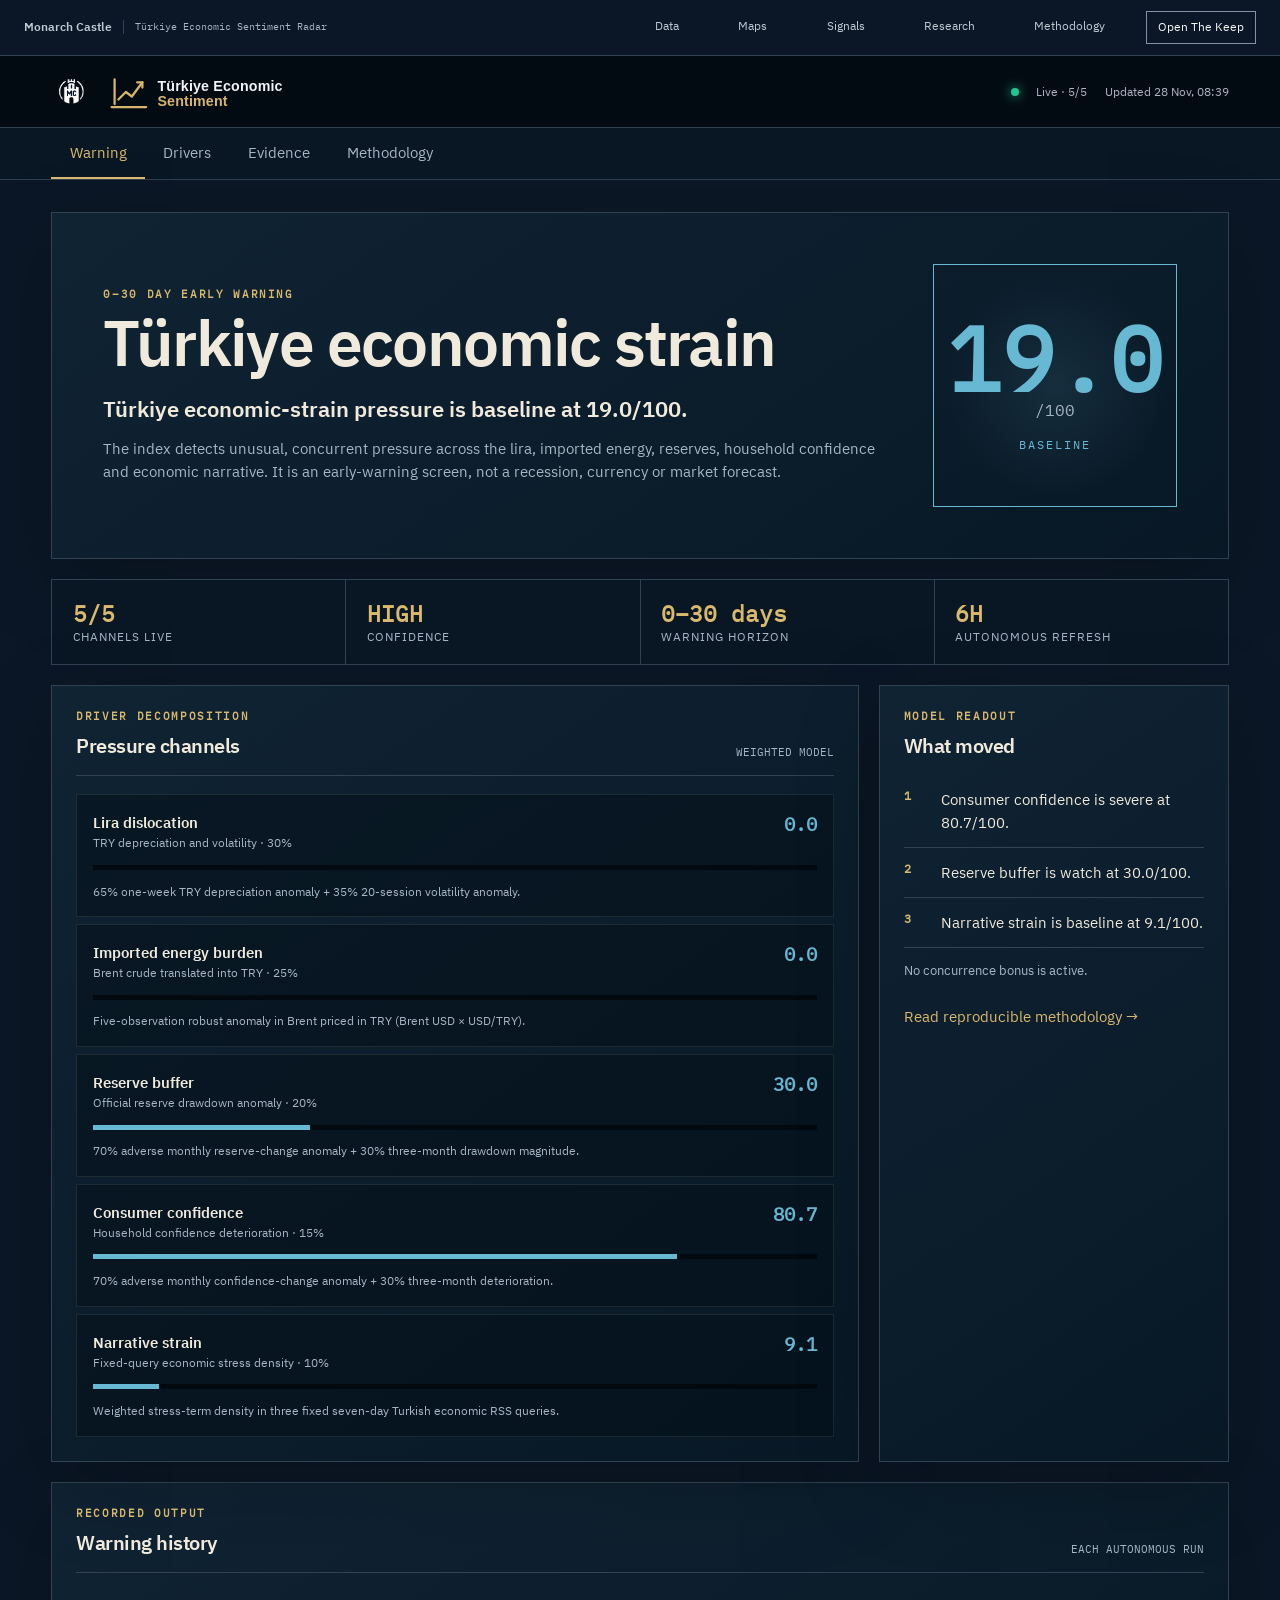
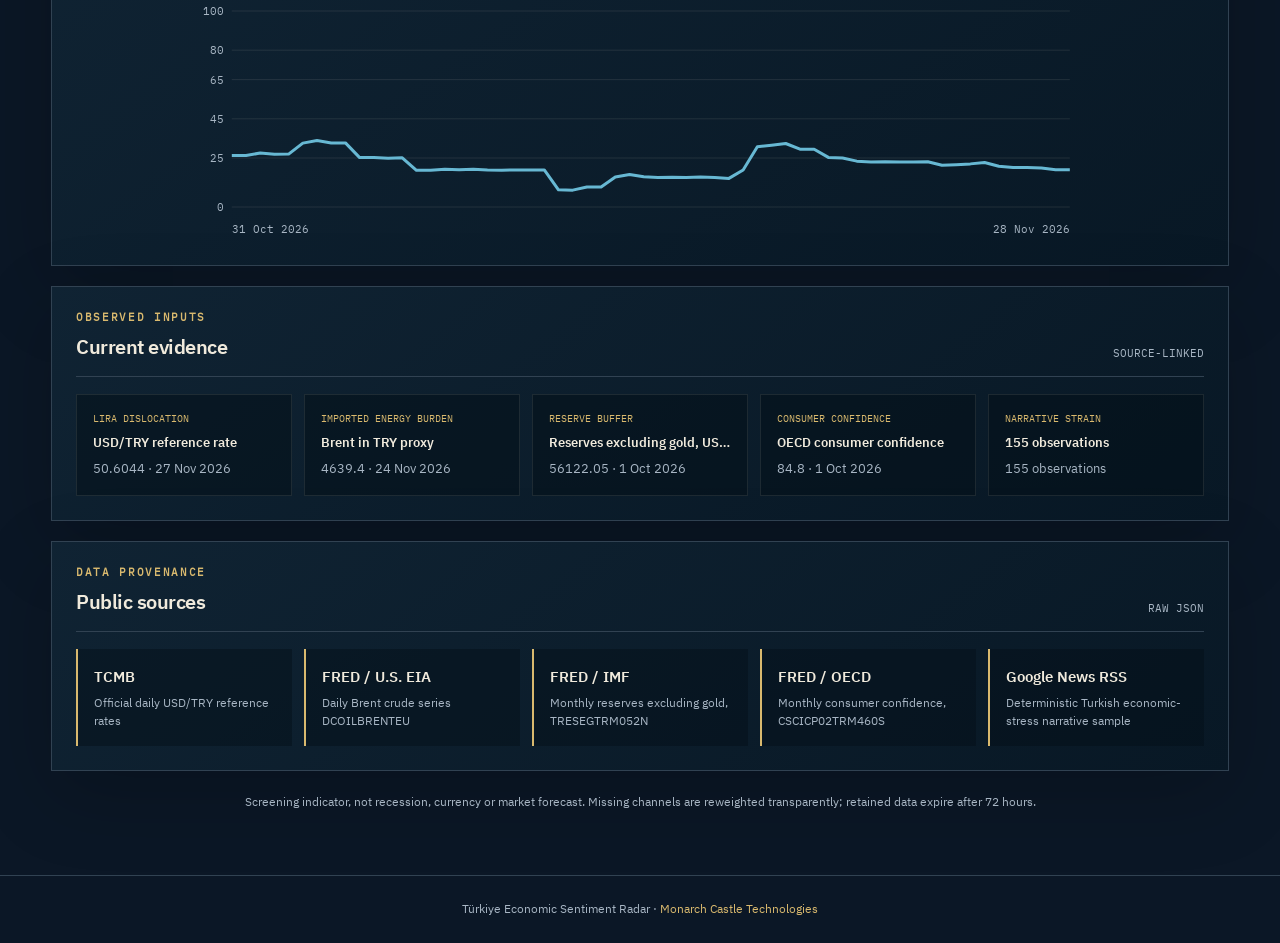
<file: index.html>
<!doctype html>
<html lang="en">
<head>
  <meta charset="UTF-8"><meta name="viewport" content="width=device-width,initial-scale=1">
  <title>Türkiye Economic Sentiment Radar</title>
  <meta name="description" content="Autonomous early warning for Türkiye economic strain using official market and macroeconomic data.">
  <meta name="theme-color" content="#07121c"><link rel="canonical" href="https://monarchcastletech.github.io/tr-economic-sentiment/">
  <link rel="icon" href="assets/product-logo.svg" type="image/svg+xml"><link rel="stylesheet" href="assets/style.css?v=7">
<link rel="stylesheet" href="./assets/monarch/design.css">
</head>
<body class="monarch-product" data-monarch-product="tr-economic-sentiment">
<header class="monarch-shell"><a class="monarch-shell-brand" href="https://monarchcastle.com/">Monarch Castle<span class="monarch-shell-product">Türkiye Economic Sentiment Radar</span></a><nav aria-label="Monarch Castle collection"><a href="https://monarchcastle.com/datasets/">Data</a><a href="https://monarchcastle.com/products/">Maps</a><a href="https://monarchcastle.com/insights/">Signals</a><a href="https://monarchcastle.com/developers/">Research</a><a href="https://monarchcastle.com/methodology/">Methodology</a><a class="monarch-shell-keep" href="https://monarchcastle.com/platform/">Open The Keep</a></nav><details><summary>Collection</summary><nav aria-label="Monarch Castle collection"><a href="https://monarchcastle.com/datasets/">Data</a><a href="https://monarchcastle.com/products/">Maps</a><a href="https://monarchcastle.com/insights/">Signals</a><a href="https://monarchcastle.com/developers/">Research</a><a href="https://monarchcastle.com/methodology/">Methodology</a><a class="monarch-shell-keep" href="https://monarchcastle.com/platform/">Open The Keep</a></nav></details></header>
  <a class="skip" href="#dashboard">Skip to dashboard</a>
  <header>
    <a class="brand" href="./"><img class="mct" src="assets/mct-mark.png" alt="Monarch Castle Technologies"><img class="logo" src="assets/product-logo.svg" alt="Türkiye Economic Sentiment Radar"></a>
    <div class="live"><i></i><span id="mode">Loading</span><span>Updated <time id="updated">—</time></span></div>
  </header>
  <nav><a class="active" href="#dashboard">Warning</a><a href="#components">Drivers</a><a href="#evidence">Evidence</a><a href="methodology/">Methodology</a></nav>
  <main id="dashboard">
    <section class="hero card">
      <div><p class="eyebrow">0–30 DAY EARLY WARNING</p><h1>Türkiye economic strain</h1><p id="headline">Calculating current pressure…</p><p class="interpretation" id="interpretation"></p></div>
      <div class="scorebox"><span id="score">—</span><small>/100</small><b id="status">LOADING</b></div>
    </section>
    <section class="metrics" aria-label="Model status">
      <article><strong id="coverage">—</strong><span>channels live</span></article><article><strong id="confidence">—</strong><span>confidence</span></article><article><strong id="horizon">—</strong><span>warning horizon</span></article><article><strong>6H</strong><span>autonomous refresh</span></article>
    </section>
    <div class="layout">
      <section class="card" id="components"><div class="section-head"><div><p class="eyebrow">DRIVER DECOMPOSITION</p><h2>Pressure channels</h2></div><span>weighted model</span></div><div id="component-list" class="components"></div></section>
      <aside class="card brief"><p class="eyebrow">MODEL READOUT</p><h2>What moved</h2><div id="readout"></div><a class="method-link" href="methodology/">Read reproducible methodology →</a></aside>
    </div>
    <section class="card history"><div class="section-head"><div><p class="eyebrow">RECORDED OUTPUT</p><h2>Warning history</h2></div><span id="history-note">Each autonomous run</span></div><div id="chart" class="chart"></div></section>
    <section class="card" id="evidence"><div class="section-head"><div><p class="eyebrow">OBSERVED INPUTS</p><h2>Current evidence</h2></div><span>source-linked</span></div><div id="evidence-grid" class="evidence-grid"></div></section>
    <section class="card sources"><div class="section-head"><div><p class="eyebrow">DATA PROVENANCE</p><h2>Public sources</h2></div><a href="data/output.json">Raw JSON</a></div><div id="sources-grid"></div></section>
    <p class="limit">Screening indicator, not recession, currency or market forecast. Missing channels are reweighted transparently; retained data expire after 72 hours.</p>
  </main>
  <footer>Türkiye Economic Sentiment Radar · <a href="https://monarchcastletech.github.io/">Monarch Castle Technologies</a></footer>
  <script src="assets/app.js?v=7"></script>
</body></html>
</file>
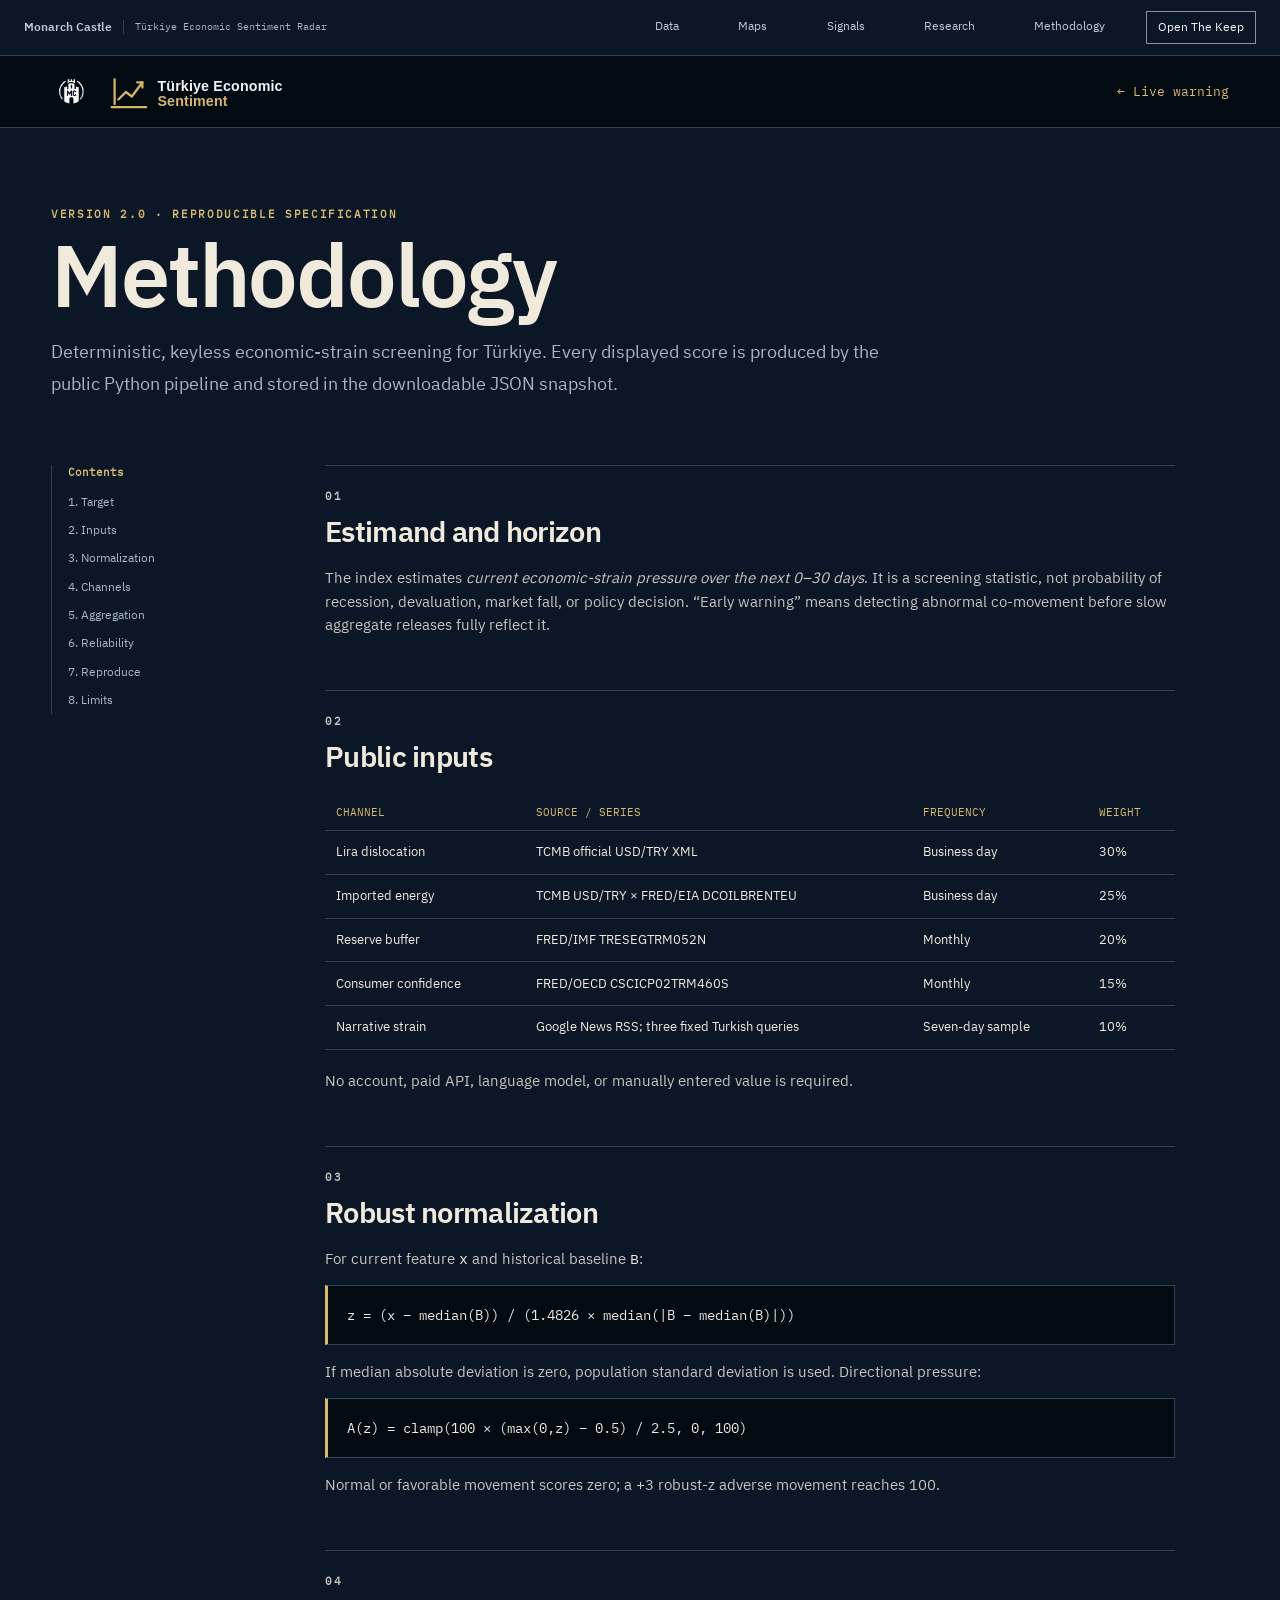
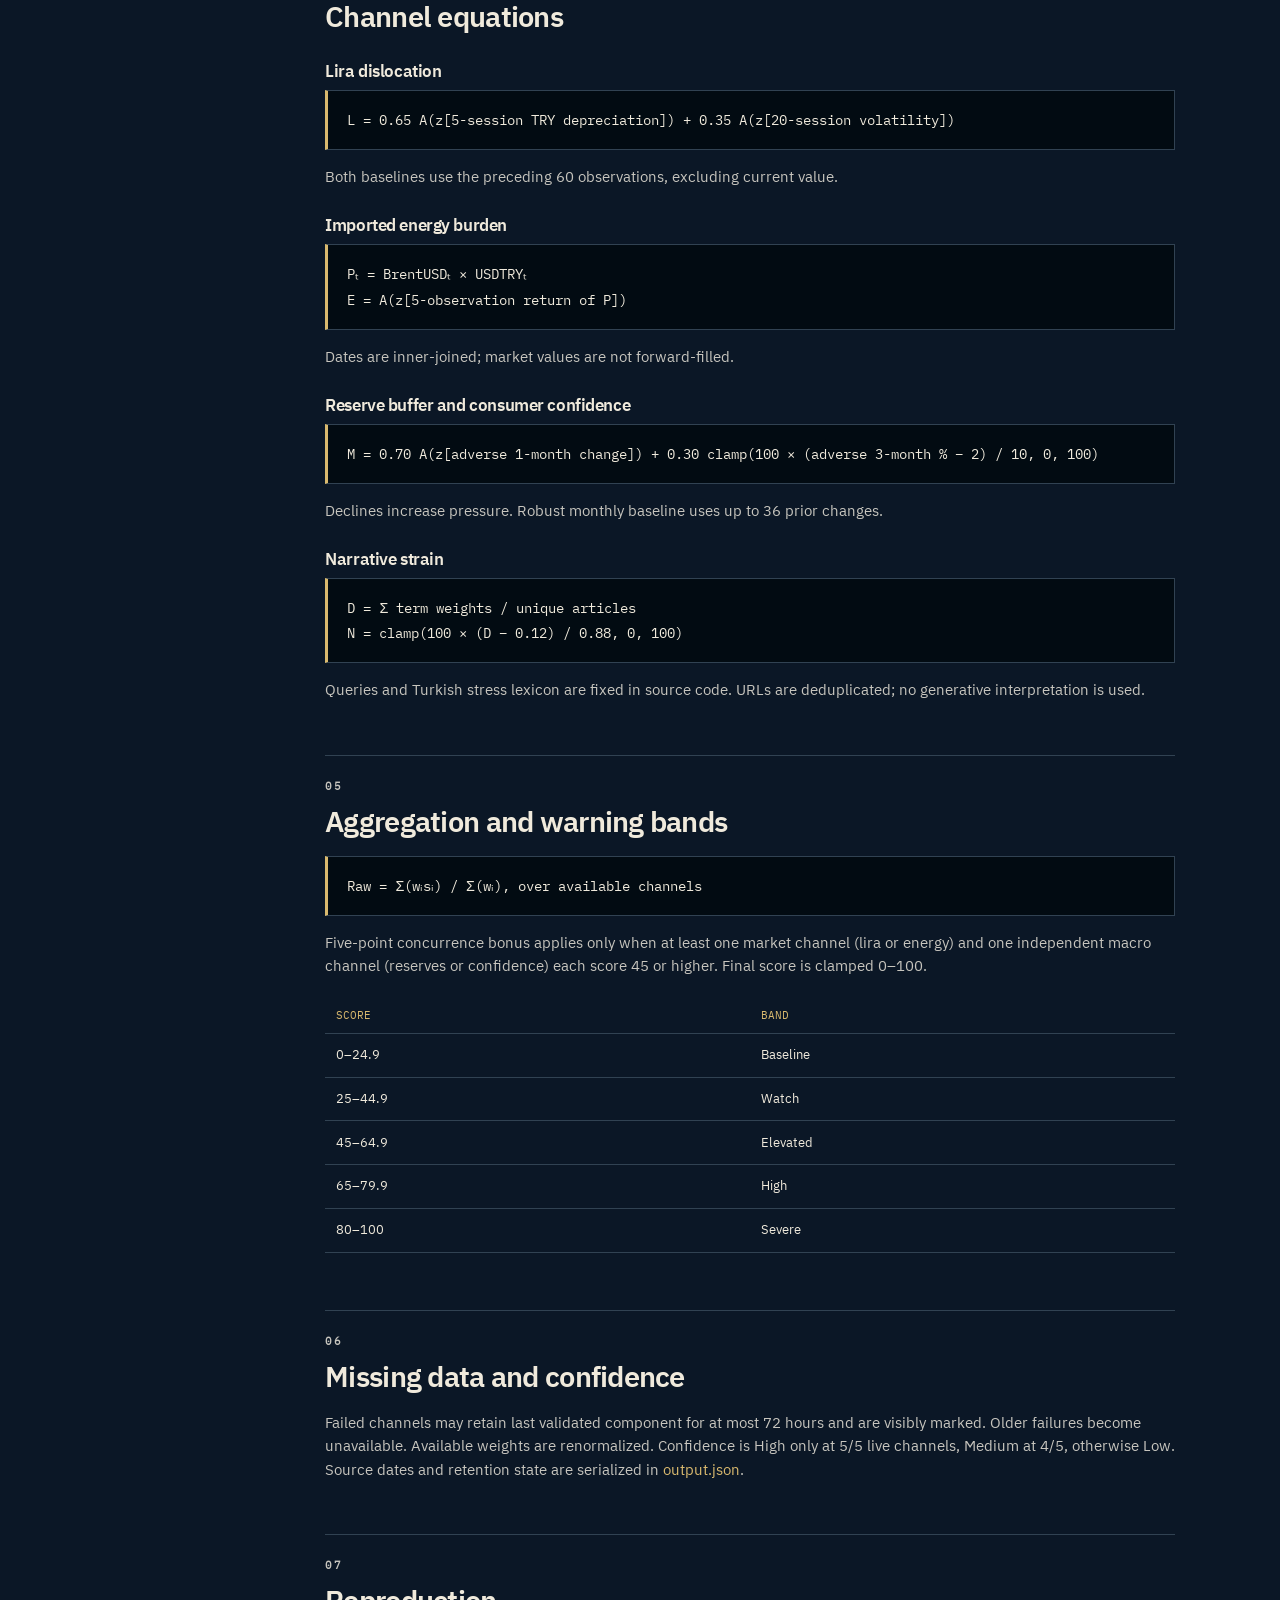
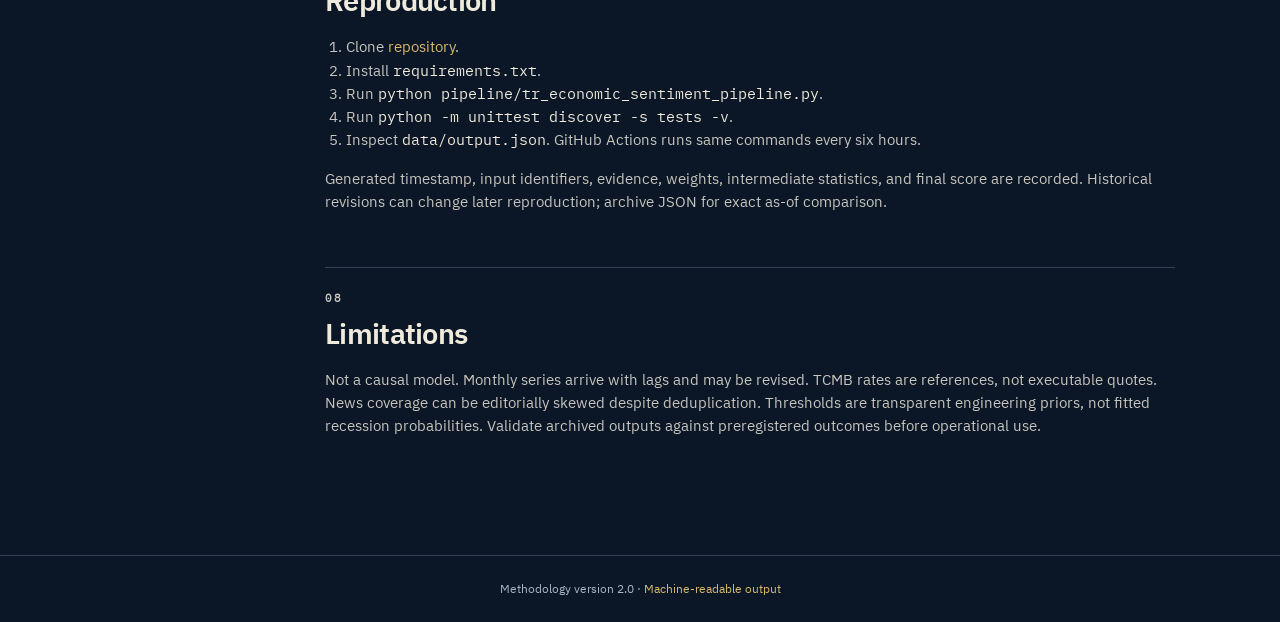
<file: methodology/index.html>
<!doctype html><html lang="en"><head><meta charset="UTF-8"><meta name="viewport" content="width=device-width,initial-scale=1"><title>Methodology · Türkiye Economic Sentiment Radar</title><meta name="description" content="Reproducible methodology for Türkiye Economic Sentiment Radar."><link rel="icon" href="../assets/product-logo.svg" type="image/svg+xml"><link rel="stylesheet" href="../assets/style.css?v=7"><link rel="stylesheet" href="../assets/methodology.css?v=1"><link rel="stylesheet" href="../assets/monarch/design.css">
</head>
<body class="method-page monarch-product" data-monarch-product="tr-economic-sentiment">
<header class="monarch-shell"><a class="monarch-shell-brand" href="https://monarchcastle.com/">Monarch Castle<span class="monarch-shell-product">Türkiye Economic Sentiment Radar</span></a><nav aria-label="Monarch Castle collection"><a href="https://monarchcastle.com/datasets/">Data</a><a href="https://monarchcastle.com/products/">Maps</a><a href="https://monarchcastle.com/insights/">Signals</a><a href="https://monarchcastle.com/developers/">Research</a><a href="https://monarchcastle.com/methodology/">Methodology</a><a class="monarch-shell-keep" href="https://monarchcastle.com/platform/">Open The Keep</a></nav><details><summary>Collection</summary><nav aria-label="Monarch Castle collection"><a href="https://monarchcastle.com/datasets/">Data</a><a href="https://monarchcastle.com/products/">Maps</a><a href="https://monarchcastle.com/insights/">Signals</a><a href="https://monarchcastle.com/developers/">Research</a><a href="https://monarchcastle.com/methodology/">Methodology</a><a class="monarch-shell-keep" href="https://monarchcastle.com/platform/">Open The Keep</a></nav></details></header><header><a class="brand" href="../"><img class="mct" src="../assets/mct-mark.png" alt="Monarch Castle Technologies"><img class="logo" src="../assets/product-logo.svg" alt="Türkiye Economic Sentiment Radar"></a><a class="back" href="../">← Live warning</a></header>
<main><article class="method-hero"><p class="eyebrow">VERSION 2.0 · REPRODUCIBLE SPECIFICATION</p><h1>Methodology</h1><p>Deterministic, keyless economic-strain screening for Türkiye. Every displayed score is produced by the public Python pipeline and stored in the downloadable JSON snapshot.</p></article>
<div class="method-layout"><aside class="toc"><strong>Contents</strong><a href="#target">1. Target</a><a href="#inputs">2. Inputs</a><a href="#normalization">3. Normalization</a><a href="#channels">4. Channels</a><a href="#aggregation">5. Aggregation</a><a href="#reliability">6. Reliability</a><a href="#reproduce">7. Reproduce</a><a href="#limits">8. Limits</a></aside><div class="method-copy">
<section id="target"><p class="eyebrow">01</p><h2>Estimand and horizon</h2><p>The index estimates <em>current economic-strain pressure over the next 0–30 days</em>. It is a screening statistic, not probability of recession, devaluation, market fall, or policy decision. “Early warning” means detecting abnormal co-movement before slow aggregate releases fully reflect it.</p></section>
<section id="inputs"><p class="eyebrow">02</p><h2>Public inputs</h2><table><thead><tr><th>Channel</th><th>Source / series</th><th>Frequency</th><th>Weight</th></tr></thead><tbody><tr><td>Lira dislocation</td><td>TCMB official USD/TRY XML</td><td>Business day</td><td>30%</td></tr><tr><td>Imported energy</td><td>TCMB USD/TRY × FRED/EIA DCOILBRENTEU</td><td>Business day</td><td>25%</td></tr><tr><td>Reserve buffer</td><td>FRED/IMF TRESEGTRM052N</td><td>Monthly</td><td>20%</td></tr><tr><td>Consumer confidence</td><td>FRED/OECD CSCICP02TRM460S</td><td>Monthly</td><td>15%</td></tr><tr><td>Narrative strain</td><td>Google News RSS; three fixed Turkish queries</td><td>Seven-day sample</td><td>10%</td></tr></tbody></table><p>No account, paid API, language model, or manually entered value is required.</p></section>
<section id="normalization"><p class="eyebrow">03</p><h2>Robust normalization</h2><p>For current feature <span class="formula">x</span> and historical baseline <span class="formula">B</span>:</p><div class="formula-block">z = (x − median(B)) / (1.4826 × median(|B − median(B)|))</div><p>If median absolute deviation is zero, population standard deviation is used. Directional pressure:</p><div class="formula-block">A(z) = clamp(100 × (max(0,z) − 0.5) / 2.5, 0, 100)</div><p>Normal or favorable movement scores zero; a +3 robust-z adverse movement reaches 100.</p></section>
<section id="channels"><p class="eyebrow">04</p><h2>Channel equations</h2><h3>Lira dislocation</h3><div class="formula-block">L = 0.65 A(z[5-session TRY depreciation]) + 0.35 A(z[20-session volatility])</div><p>Both baselines use the preceding 60 observations, excluding current value.</p><h3>Imported energy burden</h3><div class="formula-block">Pₜ = BrentUSDₜ × USDTRYₜ<br>E = A(z[5-observation return of P])</div><p>Dates are inner-joined; market values are not forward-filled.</p><h3>Reserve buffer and consumer confidence</h3><div class="formula-block">M = 0.70 A(z[adverse 1-month change]) + 0.30 clamp(100 × (adverse 3-month % − 2) / 10, 0, 100)</div><p>Declines increase pressure. Robust monthly baseline uses up to 36 prior changes.</p><h3>Narrative strain</h3><div class="formula-block">D = Σ term weights / unique articles<br>N = clamp(100 × (D − 0.12) / 0.88, 0, 100)</div><p>Queries and Turkish stress lexicon are fixed in source code. URLs are deduplicated; no generative interpretation is used.</p></section>
<section id="aggregation"><p class="eyebrow">05</p><h2>Aggregation and warning bands</h2><div class="formula-block">Raw = Σ(wᵢsᵢ) / Σ(wᵢ), over available channels</div><p>Five-point concurrence bonus applies only when at least one market channel (lira or energy) and one independent macro channel (reserves or confidence) each score 45 or higher. Final score is clamped 0–100.</p><table><thead><tr><th>Score</th><th>Band</th></tr></thead><tbody><tr><td>0–24.9</td><td>Baseline</td></tr><tr><td>25–44.9</td><td>Watch</td></tr><tr><td>45–64.9</td><td>Elevated</td></tr><tr><td>65–79.9</td><td>High</td></tr><tr><td>80–100</td><td>Severe</td></tr></tbody></table></section>
<section id="reliability"><p class="eyebrow">06</p><h2>Missing data and confidence</h2><p>Failed channels may retain last validated component for at most 72 hours and are visibly marked. Older failures become unavailable. Available weights are renormalized. Confidence is High only at 5/5 live channels, Medium at 4/5, otherwise Low. Source dates and retention state are serialized in <a href="../data/output.json">output.json</a>.</p></section>
<section id="reproduce"><p class="eyebrow">07</p><h2>Reproduction</h2><ol><li>Clone <a href="https://github.com/MonarchCastleTech/tr-economic-sentiment">repository</a>.</li><li>Install <span class="formula">requirements.txt</span>.</li><li>Run <span class="formula">python pipeline/tr_economic_sentiment_pipeline.py</span>.</li><li>Run <span class="formula">python -m unittest discover -s tests -v</span>.</li><li>Inspect <span class="formula">data/output.json</span>. GitHub Actions runs same commands every six hours.</li></ol><p>Generated timestamp, input identifiers, evidence, weights, intermediate statistics, and final score are recorded. Historical revisions can change later reproduction; archive JSON for exact as-of comparison.</p></section>
<section id="limits"><p class="eyebrow">08</p><h2>Limitations</h2><p>Not a causal model. Monthly series arrive with lags and may be revised. TCMB rates are references, not executable quotes. News coverage can be editorially skewed despite deduplication. Thresholds are transparent engineering priors, not fitted recession probabilities. Validate archived outputs against preregistered outcomes before operational use.</p></section>
</div></div></main><footer>Methodology version 2.0 · <a href="../data/output.json">Machine-readable output</a></footer></body></html>
</file>
<file: assets/style.css>
:root{--bg:#06111b;--panel:#0b1b29;--panel2:#102434;--line:rgba(231,224,207,.17);--ink:#f0eadc;--muted:#a9adac;--gold:#d9b96e;--blue:#67b8d3;--risk:#67b8d3;--serif:Georgia,'Times New Roman',serif;--mono:'Cascadia Mono',Consolas,monospace}*{box-sizing:border-box}html{scroll-behavior:smooth}body{margin:0;background:radial-gradient(circle at 72% 3%,rgba(103,184,211,.08),transparent 28rem),linear-gradient(145deg,#040b12,var(--bg) 52%,#092034);color:var(--ink);font:15px/1.55 Inter,Arial,sans-serif;min-height:100vh}body[data-band=watch]{--risk:#e1b449}body[data-band=elevated]{--risk:#ef943c}body[data-band=high],body[data-band=severe]{--risk:#ef5b55}a{color:inherit;text-decoration:none}.skip{position:absolute;left:-999px}.skip:focus{left:1rem;top:1rem;background:#fff;color:#000;padding:.6rem;z-index:1000}header{height:72px;display:flex;align-items:center;justify-content:space-between;padding:0 clamp(1rem,4vw,3.5rem);border-bottom:1px solid var(--line);background:rgba(4,11,18,.94);position:sticky;top:0;z-index:20;backdrop-filter:blur(12px)}.brand{display:flex;align-items:center;gap:.8rem;min-width:0}.mct{width:40px;height:40px;object-fit:contain}.logo{width:clamp(190px,23vw,280px);height:48px;object-fit:contain;object-position:left}.live{display:flex;gap:1.1rem;align-items:center;color:var(--muted);font-size:.78rem}.live i{width:8px;height:8px;border-radius:50%;background:#20c792;box-shadow:0 0 12px #20c792}nav{display:flex;padding:0 clamp(1rem,4vw,3.5rem);border-bottom:1px solid var(--line);background:#091725;overflow:auto}nav a{padding:.8rem 1.15rem;color:var(--muted);white-space:nowrap;border-bottom:2px solid transparent}nav a:hover,nav a.active{color:var(--gold);border-color:var(--gold)}main{max-width:1460px;margin:auto;padding:2rem clamp(1rem,4vw,3.5rem) 4rem}.card{background:linear-gradient(145deg,rgba(16,36,52,.94),rgba(8,24,37,.96));border:1px solid var(--line);box-shadow:0 24px 80px rgba(0,0,0,.2)}.hero{padding:clamp(1.5rem,4vw,3.25rem);display:grid;grid-template-columns:1fr auto;gap:2rem;align-items:center}.eyebrow{font:700 .69rem/1.2 var(--mono);letter-spacing:.15em;color:var(--gold);margin:0 0 .55rem}.hero h1{font:600 clamp(2rem,5vw,4.3rem)/1 var(--serif);margin:.15rem 0 1.2rem}.hero #headline{font:600 clamp(1rem,2vw,1.4rem)/1.4 var(--serif);margin:0}.interpretation{color:var(--muted);max-width:800px;margin:.8rem 0 0}.scorebox{width:clamp(170px,19vw,245px);aspect-ratio:1;display:grid;place-content:center;text-align:center;border:1px solid var(--risk);background:radial-gradient(circle,rgba(103,184,211,.12),transparent 65%);position:relative}.scorebox span{font:700 clamp(3.4rem,7vw,6.2rem)/.9 var(--mono);color:var(--risk)}.scorebox small{color:var(--muted);font:1rem var(--mono)}.scorebox b{margin-top:1rem;letter-spacing:.16em;font:.78rem var(--mono);color:var(--risk)}.metrics{display:grid;grid-template-columns:repeat(4,1fr);gap:1px;background:var(--line);border:1px solid var(--line);margin:1.25rem 0}.metrics article{background:#091725;padding:1.1rem 1.3rem;display:flex;flex-direction:column}.metrics strong{font:700 1.45rem var(--mono);color:var(--gold)}.metrics span{font-size:.75rem;color:var(--muted);text-transform:uppercase;letter-spacing:.08em}.layout{display:grid;grid-template-columns:minmax(0,1fr) 350px;gap:1.25rem}.layout>.card,.history,.sources,#evidence{padding:1.5rem}.section-head{display:flex;align-items:end;justify-content:space-between;gap:1rem;border-bottom:1px solid var(--line);padding-bottom:1rem;margin-bottom:1.1rem}.section-head h2,.brief h2{font:600 1.25rem var(--serif);margin:0}.section-head>span,.section-head>a{color:var(--muted);font:.7rem var(--mono);text-transform:uppercase}.components{display:grid;gap:.4rem}.component{padding:1rem;background:rgba(3,14,23,.5);border:1px solid rgba(231,224,207,.1)}.component-top{display:flex;justify-content:space-between;gap:1rem}.component-top strong,.component-top small{display:block}.component-top small,.component-foot{color:var(--muted);font-size:.72rem}.component-score{font:700 1.2rem var(--mono);color:var(--risk)}.track{height:5px;background:#020a10;margin:.8rem 0;overflow:hidden}.track i{display:block;height:100%;background:var(--risk)}.component-foot{margin:0}.brief h2{margin-bottom:1rem}.readout-line{display:grid;grid-template-columns:1.7rem 1fr;gap:.65rem;padding:.8rem 0;margin:0;border-bottom:1px solid var(--line)}.rank{font:700 .75rem var(--mono);color:var(--gold)}.bonus{color:var(--muted);font-size:.8rem}.method-link{display:block;color:var(--gold);margin-top:1.5rem;font-family:var(--serif)}.history,#evidence,.sources{margin-top:1.25rem}.chart{min-height:240px}.chart svg{display:block;width:100%;height:250px;overflow:visible}.chart text{fill:var(--muted);font:11px var(--mono)}.gridline{stroke:rgba(231,224,207,.1)}.line{fill:none;stroke:var(--risk);stroke-width:3;stroke-linejoin:round}.evidence-grid{display:grid;grid-template-columns:repeat(5,1fr);gap:.75rem}.evidence{padding:1rem;background:rgba(3,14,23,.5);border:1px solid rgba(231,224,207,.1);min-width:0}.evidence:hover,.source:hover{border-color:var(--gold)}.evidence span,.evidence strong,.evidence small{display:block}.evidence-label{color:var(--gold);font:.65rem var(--mono);text-transform:uppercase;margin-bottom:.5rem}.evidence strong{font-size:.82rem;overflow:hidden;text-overflow:ellipsis;white-space:nowrap}.evidence small{color:var(--muted);margin-top:.35rem}#sources-grid{display:grid;grid-template-columns:repeat(5,1fr);gap:.75rem}.source{padding:1rem;border-left:2px solid var(--gold);background:rgba(3,14,23,.45)}.source strong,.source span{display:block}.source span{color:var(--muted);font-size:.72rem;margin-top:.35rem}.limit{color:var(--muted);font-size:.72rem;text-align:center;margin:1.4rem auto 0;max-width:900px}footer{border-top:1px solid var(--line);padding:1.5rem;text-align:center;color:var(--muted);font-size:.75rem}footer a{color:var(--gold)}@media(max-width:980px){.layout{grid-template-columns:1fr}.evidence-grid,#sources-grid{grid-template-columns:repeat(2,1fr)}}@media(max-width:680px){header{height:64px}.mct{width:32px;height:32px}.logo{width:180px}.live span:last-child{display:none}nav{padding:0 .4rem}.hero{grid-template-columns:1fr}.scorebox{width:100%;aspect-ratio:auto;padding:1.6rem}.metrics{grid-template-columns:repeat(2,1fr)}.section-head{align-items:start}.evidence-grid,#sources-grid{grid-template-columns:1fr}.layout>.card,.history,.sources,#evidence{padding:1rem}main{padding-top:1rem}}
</file>
<file: assets/monarch/design.css>
/* Monarch Castle public product design, version 2026.10. Source: main site. */
@font-face{font-family:"IBM Plex Sans";src:url("./fonts/IBMPlexSans-Regular.woff2") format("woff2");font-weight:400;font-display:swap}
@font-face{font-family:"IBM Plex Sans";src:url("./fonts/IBMPlexSans-SemiBold.woff2") format("woff2");font-weight:600 800;font-display:swap}
@font-face{font-family:"IBM Plex Mono";src:url("./fonts/IBMPlexMono-Regular.woff2") format("woff2");font-weight:400;font-display:swap}
:root{--monarch-shell-height:3.5rem;--monarch-navy:#0B1726;--monarch-paper:#F4F6F8;--monarch-steel:#315E7C;--monarch-bronze:#9B8357}
body.monarch-product{
 --bg:#0B1726;--bg-primary:#0B1726;--bg-secondary:#122232;--bg-panel:#122232;--bg-panel-soft:#162A3B;--bg-card:#122232;--bg-hover:#1D3345;--bg-map:#0B1726;--ocean:#0B1726;--bg-deep:#080F18;--panel:#122232;--panel-2:#162A3B;--panel-soft:#162A3B;--panel-raised:#162A3B;--card:#122232;--elev:#122232;
 --border:#314252;--border-2:#4D6376;--border-soft:#243746;--border-strong:#4D6376;--line:#314252;
 --text:#F4F6F8;--text-primary:#F4F6F8;--text-secondary:#BECBD5;--text-2:#A8B6C4;--text-3:#8498AA;--text-muted:#A8B6C4;--text-faint:#8498AA;--muted:#A8B6C4;--faint:#8498AA;
 --accent:#A2C4D5;--accent-hover:#D6E4ED;--accent-soft:rgba(162,196,213,.12);--signal:#A2C4D5;--signal-strong:#D6E4ED;
 --sans:"IBM Plex Sans",Arial,sans-serif;--serif:var(--sans);--mono:"IBM Plex Mono",monospace;--font-sans:var(--sans);--font-serif:var(--sans);--font-heading:var(--sans);--font-body:var(--sans);--font-mono:var(--mono);
 font-family:var(--sans);background:var(--bg);font-variant-numeric:tabular-nums;
}
.monarch-product h1,.monarch-product h2,.monarch-product h3,.monarch-product h4{font-family:"IBM Plex Sans",Arial,sans-serif!important;letter-spacing:-.025em}
.monarch-product .topbar,.monarch-product .header,.monarch-product .site-nav{background:#0B1726;border-color:#314252}
.monarch-product :focus-visible{outline:3px solid #B99558;outline-offset:3px}
.monarch-shell{box-sizing:border-box!important;height:var(--monarch-shell-height)!important;min-height:var(--monarch-shell-height)!important;width:100%!important;display:flex!important;align-items:center!important;justify-content:space-between!important;gap:1.5rem!important;padding:0 1.5rem!important;background:#0B1726!important;border:0!important;border-bottom:1px solid #314252!important;color:#F4F6F8!important;position:relative;z-index:150;font:400 12px/1.4 "IBM Plex Sans",Arial,sans-serif!important;flex-shrink:0}
.monarch-shell *{box-sizing:border-box}
.monarch-shell-brand{display:flex!important;align-items:center!important;gap:.7rem!important;color:#F4F6F8!important;text-decoration:none!important;white-space:nowrap!important;font-weight:600!important;font-size:13px!important}
.monarch-shell-product{font:400 10px/1.4 "IBM Plex Mono",monospace!important;letter-spacing:0!important;text-transform:none!important;color:#A8B6C4!important;border-left:1px solid #314252!important;padding-left:.7rem!important;max-width:21rem;overflow:hidden;text-overflow:ellipsis}
.monarch-shell nav{display:flex!important;align-items:center!important;gap:1.4rem!important;position:static!important;width:auto!important;background:transparent!important;margin:0!important;padding:0!important;border:0!important}
.monarch-shell a{color:#BECBD5!important;text-decoration:none!important;white-space:nowrap!important;font-size:12px!important;line-height:1.4!important;letter-spacing:0!important;text-transform:none!important}
.monarch-shell a:hover{text-decoration:underline!important;color:#FFF!important}
.monarch-shell .monarch-shell-keep{padding:.45rem .7rem!important;border:1px solid #8293A3!important;color:#F4F6F8!important}
.monarch-shell details{display:none;position:relative}
.monarch-shell summary{cursor:pointer;padding:.5rem;font-size:12px}
.monarch-product-surface{position:relative;transform:translateZ(0);height:calc(100dvh - var(--monarch-shell-height));min-height:0;overflow:hidden}
.monarch-product-surface #root,.monarch-product-surface .esg-app{height:100%;min-height:0}
.monarch-product-surface .min-h-screen{min-height:100%!important}
.monarch-product-surface .h-screen,.monarch-product-surface .h-dvh{height:100%!important}
body[data-monarch-product="nuclear-energy-intelligence"] .site-nav{top:var(--monarch-shell-height)}
body[data-monarch-product="georisk"]>.monarch-shell{position:fixed;top:0}
body[data-monarch-product="georisk"] .shell-topbar{top:var(--monarch-shell-height)}
body[data-monarch-product="georisk"] .shell-sidebar{top:calc(4rem + var(--monarch-shell-height));height:calc(100dvh - 4rem - var(--monarch-shell-height))}
body[data-monarch-product="georisk"] main.min-h-screen{padding-top:calc(4rem + var(--monarch-shell-height))}
@media(max-width:900px){.monarch-shell-product{max-width:14rem}.monarch-shell>nav{display:none!important}.monarch-shell details{display:block}.monarch-shell details[open]>nav{position:absolute!important;right:0!important;top:2.3rem!important;display:flex!important;flex-direction:column!important;align-items:stretch!important;gap:1rem!important;width:12rem!important;padding:1.25rem!important;background:#0B1726!important;border:1px solid #314252!important;z-index:200}}
@media(max-width:480px){.monarch-shell{padding:0 1rem!important;gap:.5rem!important}.monarch-shell-product{display:none}.monarch-shell-brand{font-size:12px!important}}
@media(prefers-reduced-motion:reduce){.monarch-product *,.monarch-product *::before,.monarch-product *::after{animation:none!important;transition:none!important;scroll-behavior:auto!important}}
</file>
<file: assets/methodology.css>
.back{color:var(--gold);font:.8rem var(--mono)}.method-hero{max-width:880px;padding:3rem 0}.method-hero h1{font:600 clamp(2.5rem,7vw,5.5rem)/1 var(--serif);margin:.3rem 0 1rem}.method-hero>p:last-child{font:1.15rem/1.7 var(--serif);color:var(--muted)}.method-layout{display:grid;grid-template-columns:210px minmax(0,850px);gap:4rem;align-items:start}.toc{position:sticky;top:100px;display:grid;border-left:1px solid var(--line);padding-left:1rem}.toc strong{font:700 .7rem var(--mono);color:var(--gold);margin-bottom:.5rem}.toc a{color:var(--muted);font-size:.78rem;padding:.28rem 0}.toc a:hover{color:var(--ink)}.method-copy section{padding:1.5rem 0 2.4rem;border-top:1px solid var(--line);scroll-margin-top:90px}.method-copy h2{font:600 1.8rem var(--serif);margin:.2rem 0 1rem}.method-copy h3{font:600 1.05rem var(--serif);margin:1.6rem 0 .5rem}.method-copy p,.method-copy li{color:#c7c5be}.method-copy a{color:var(--gold)}.method-copy table{width:100%;border-collapse:collapse;margin:1.2rem 0;font-size:.82rem}.method-copy th,.method-copy td{text-align:left;padding:.7rem;border-bottom:1px solid var(--line)}.method-copy th{color:var(--gold);font:.7rem var(--mono);text-transform:uppercase}.formula{font-family:var(--mono);color:var(--ink)}.formula-block{background:#020b12;border:1px solid var(--line);border-left:3px solid var(--gold);padding:1rem 1.2rem;font:clamp(.72rem,2vw,.9rem)/1.8 var(--mono);overflow:auto;color:var(--ink)}.method-copy ol{padding-left:1.3rem}@media(max-width:800px){.method-layout{grid-template-columns:1fr;gap:0}.toc{display:none}.method-hero{padding:2rem 0}.method-copy table{display:block;overflow:auto}}
</file>
